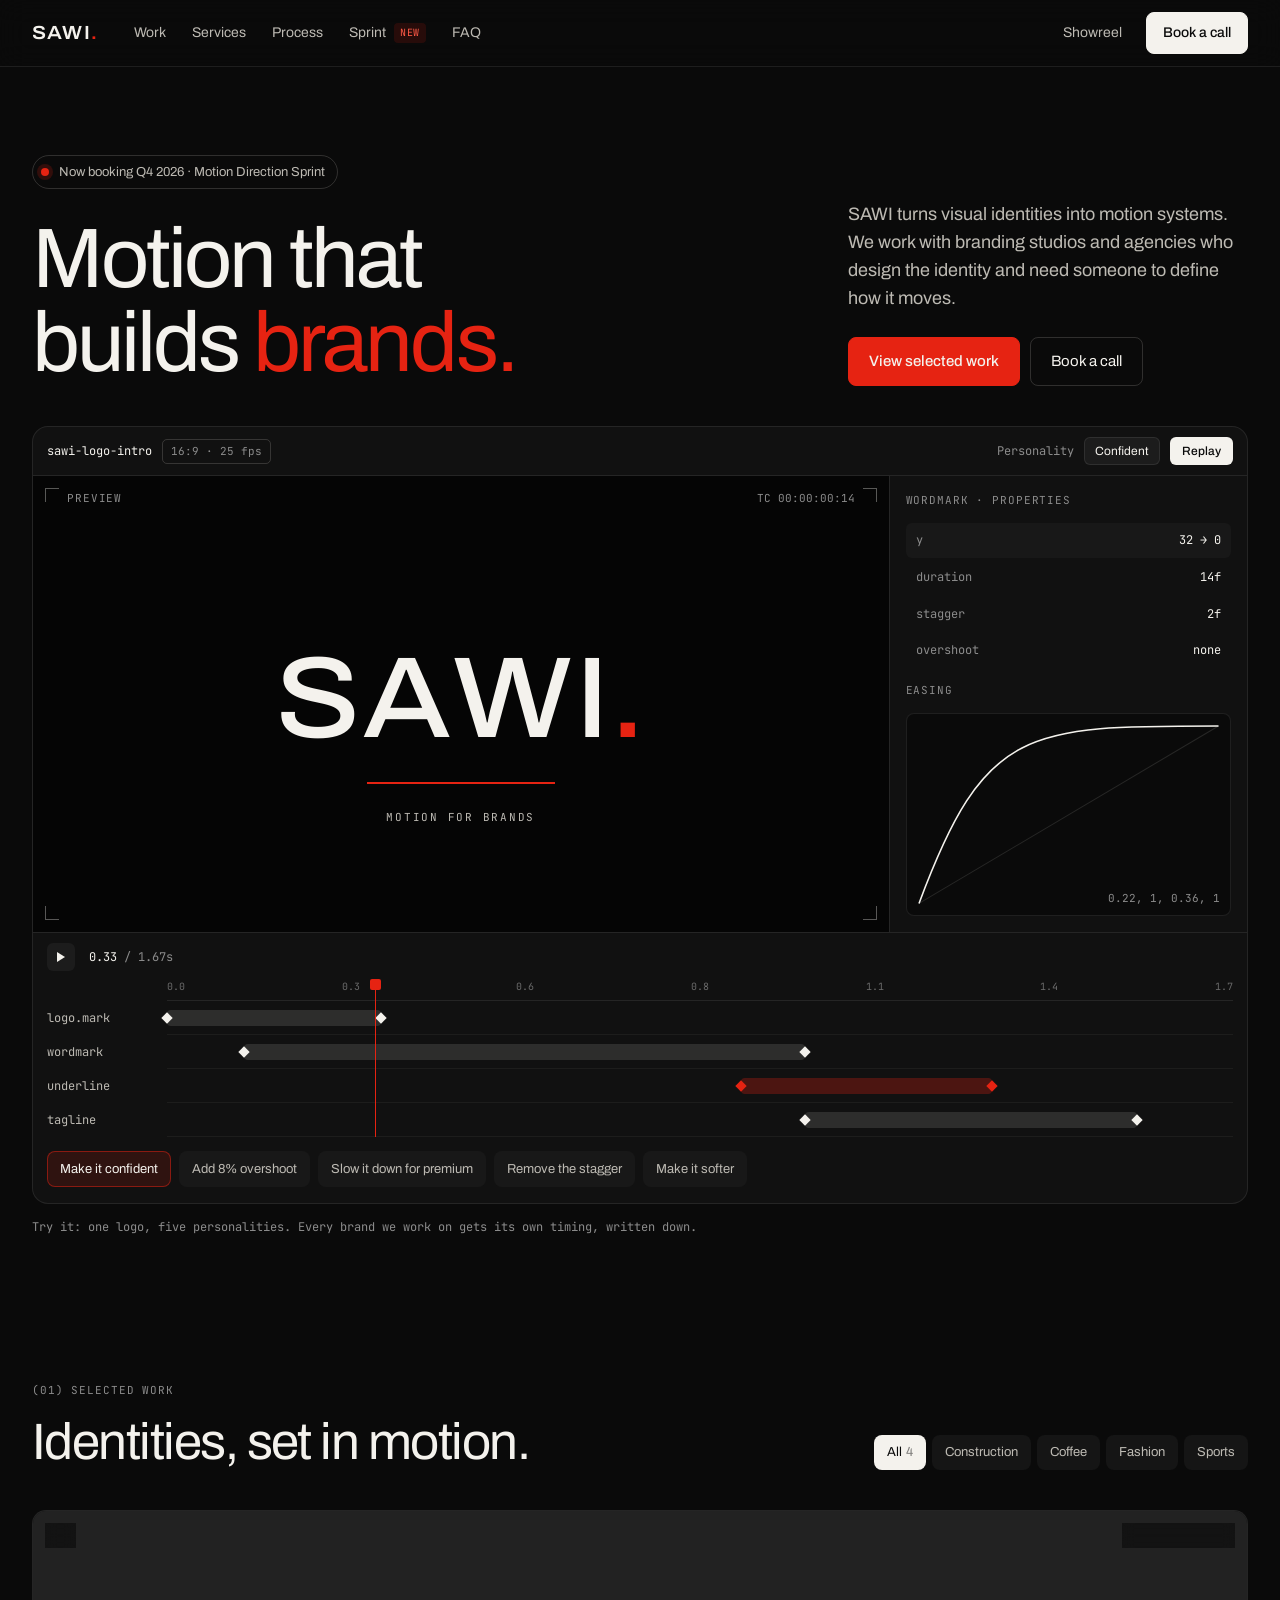
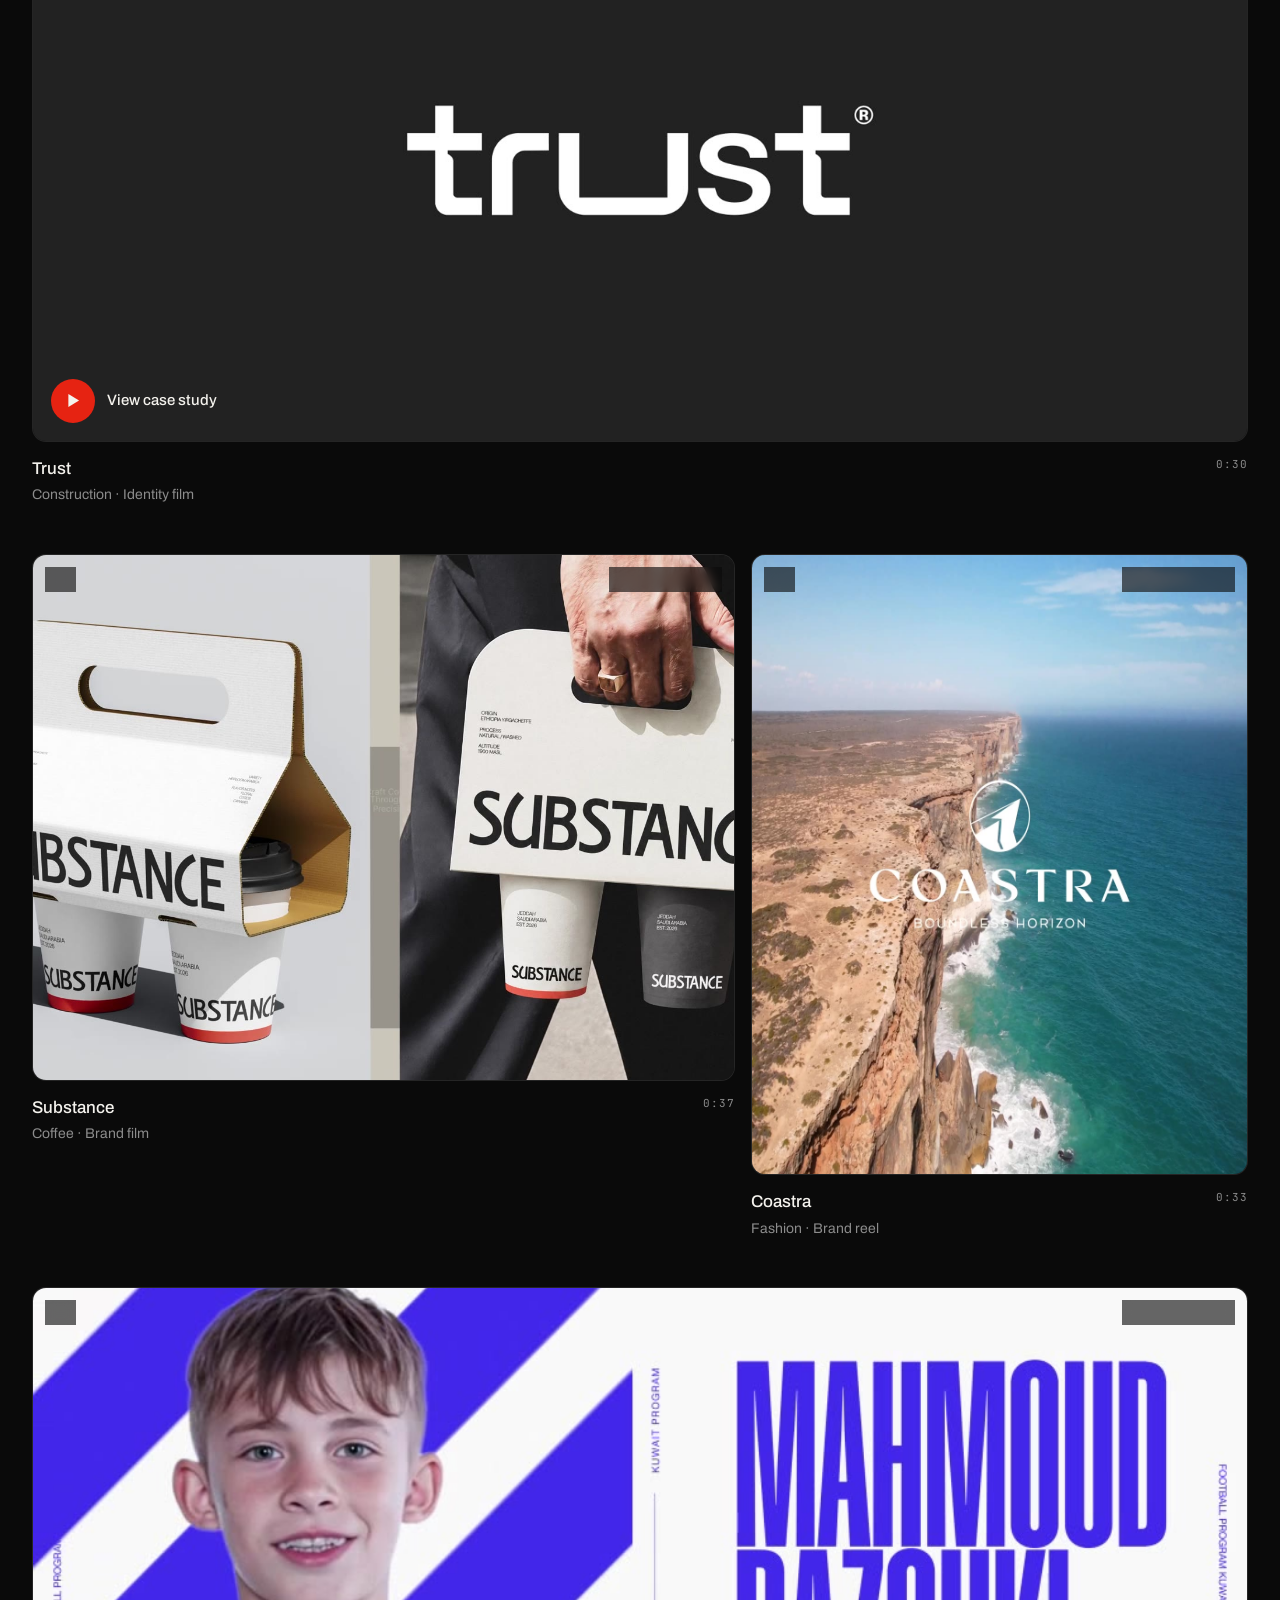
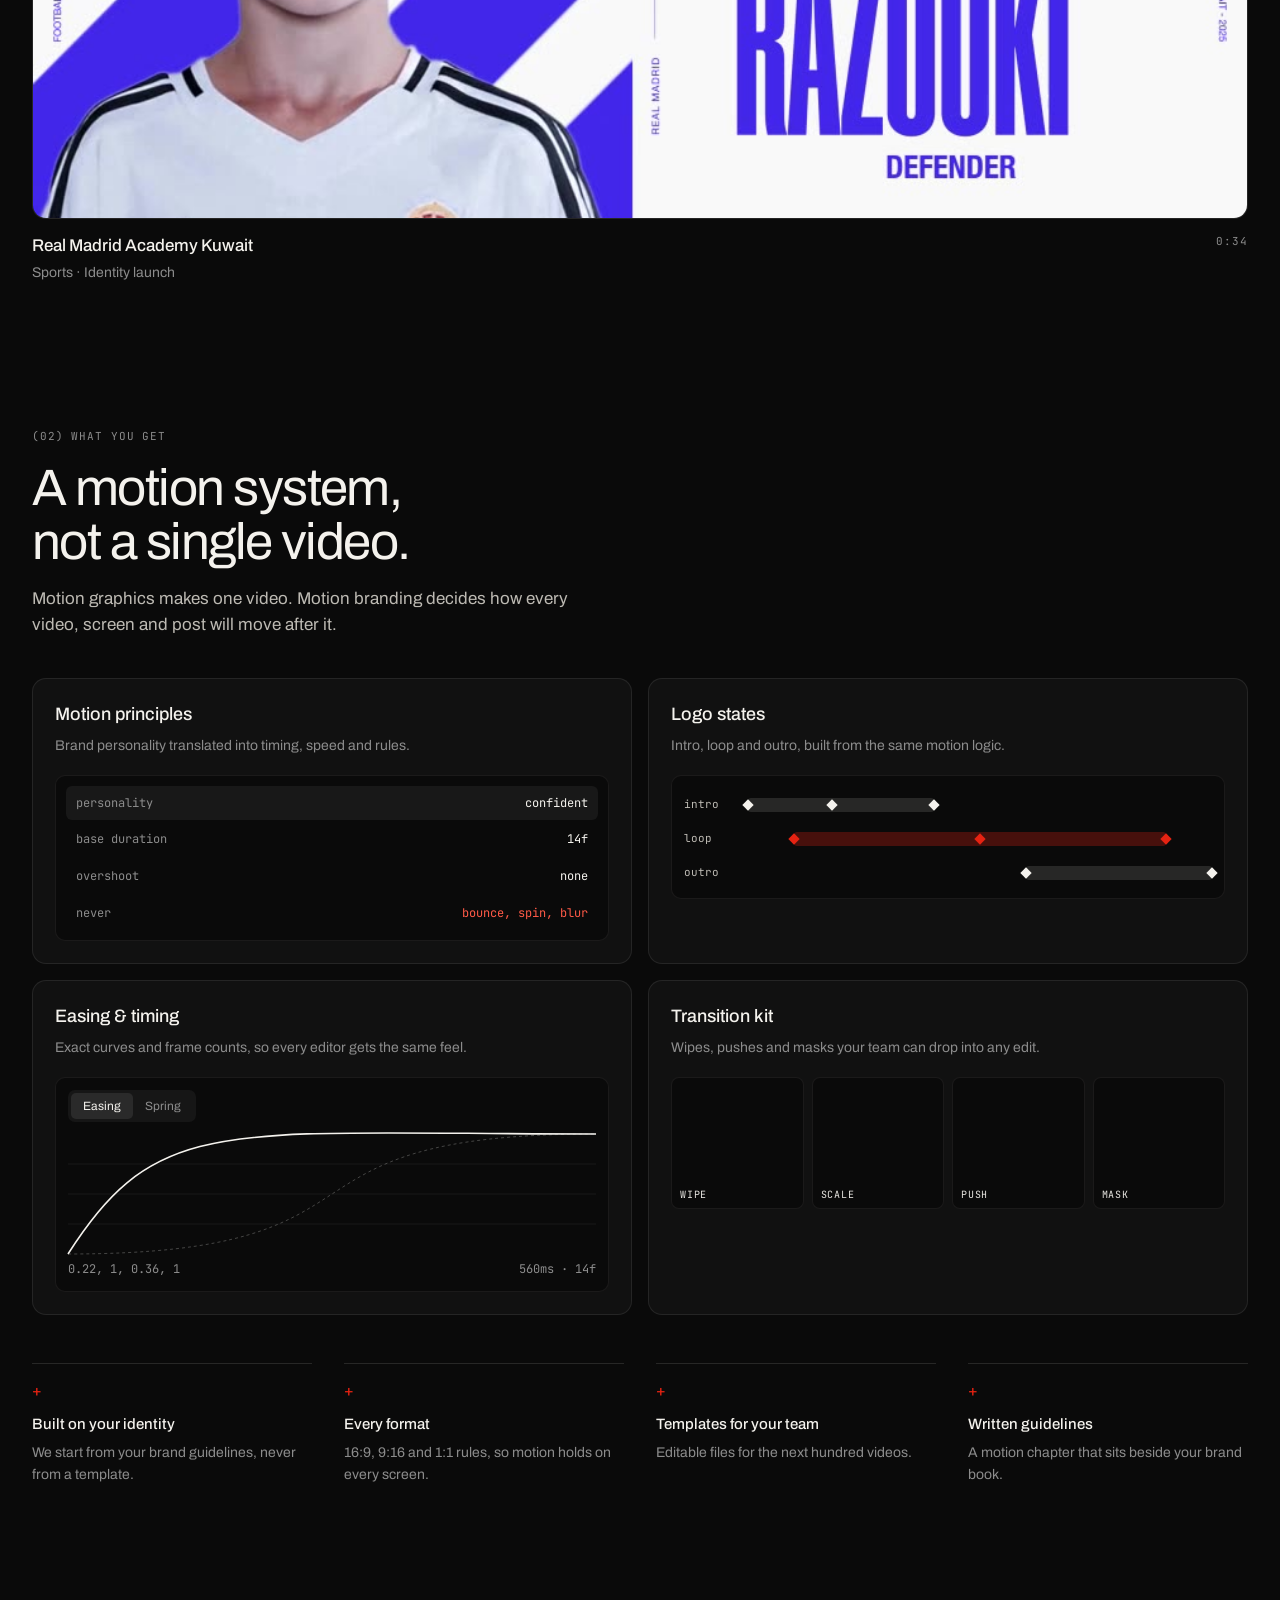
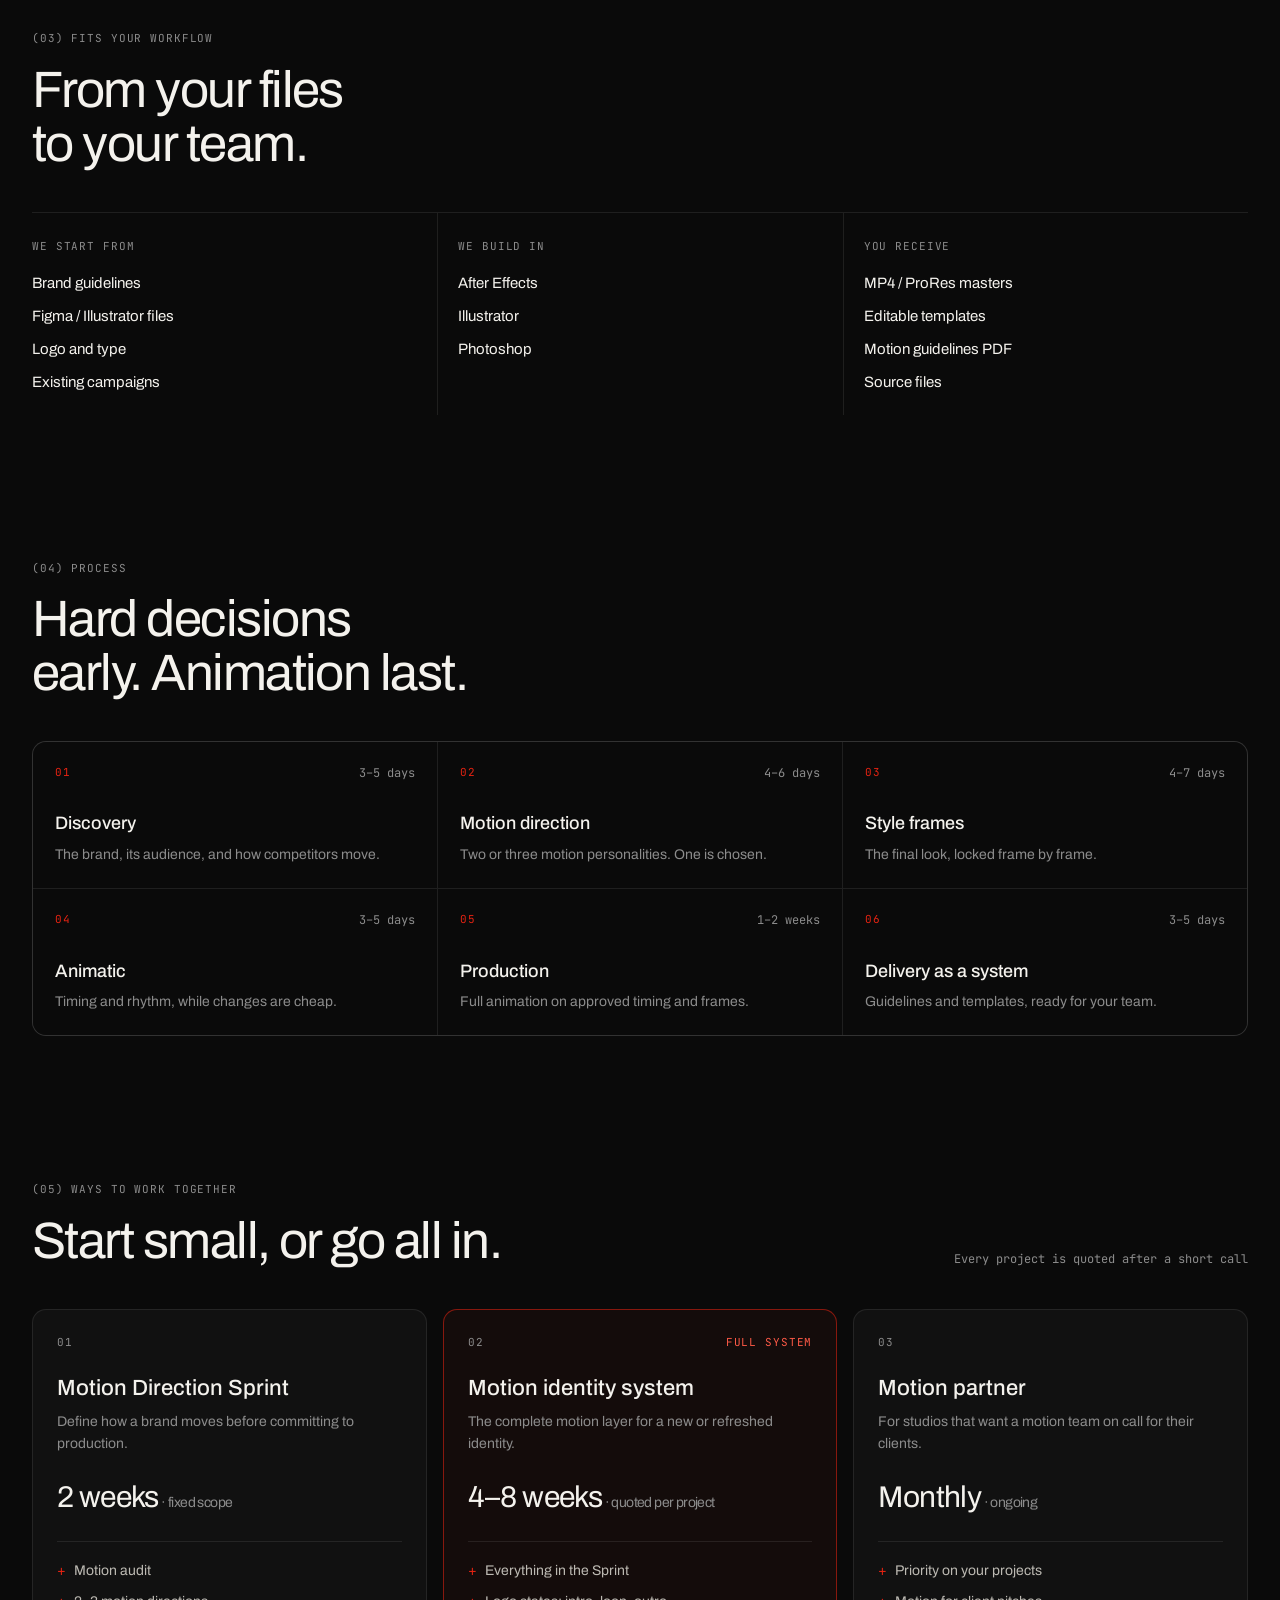
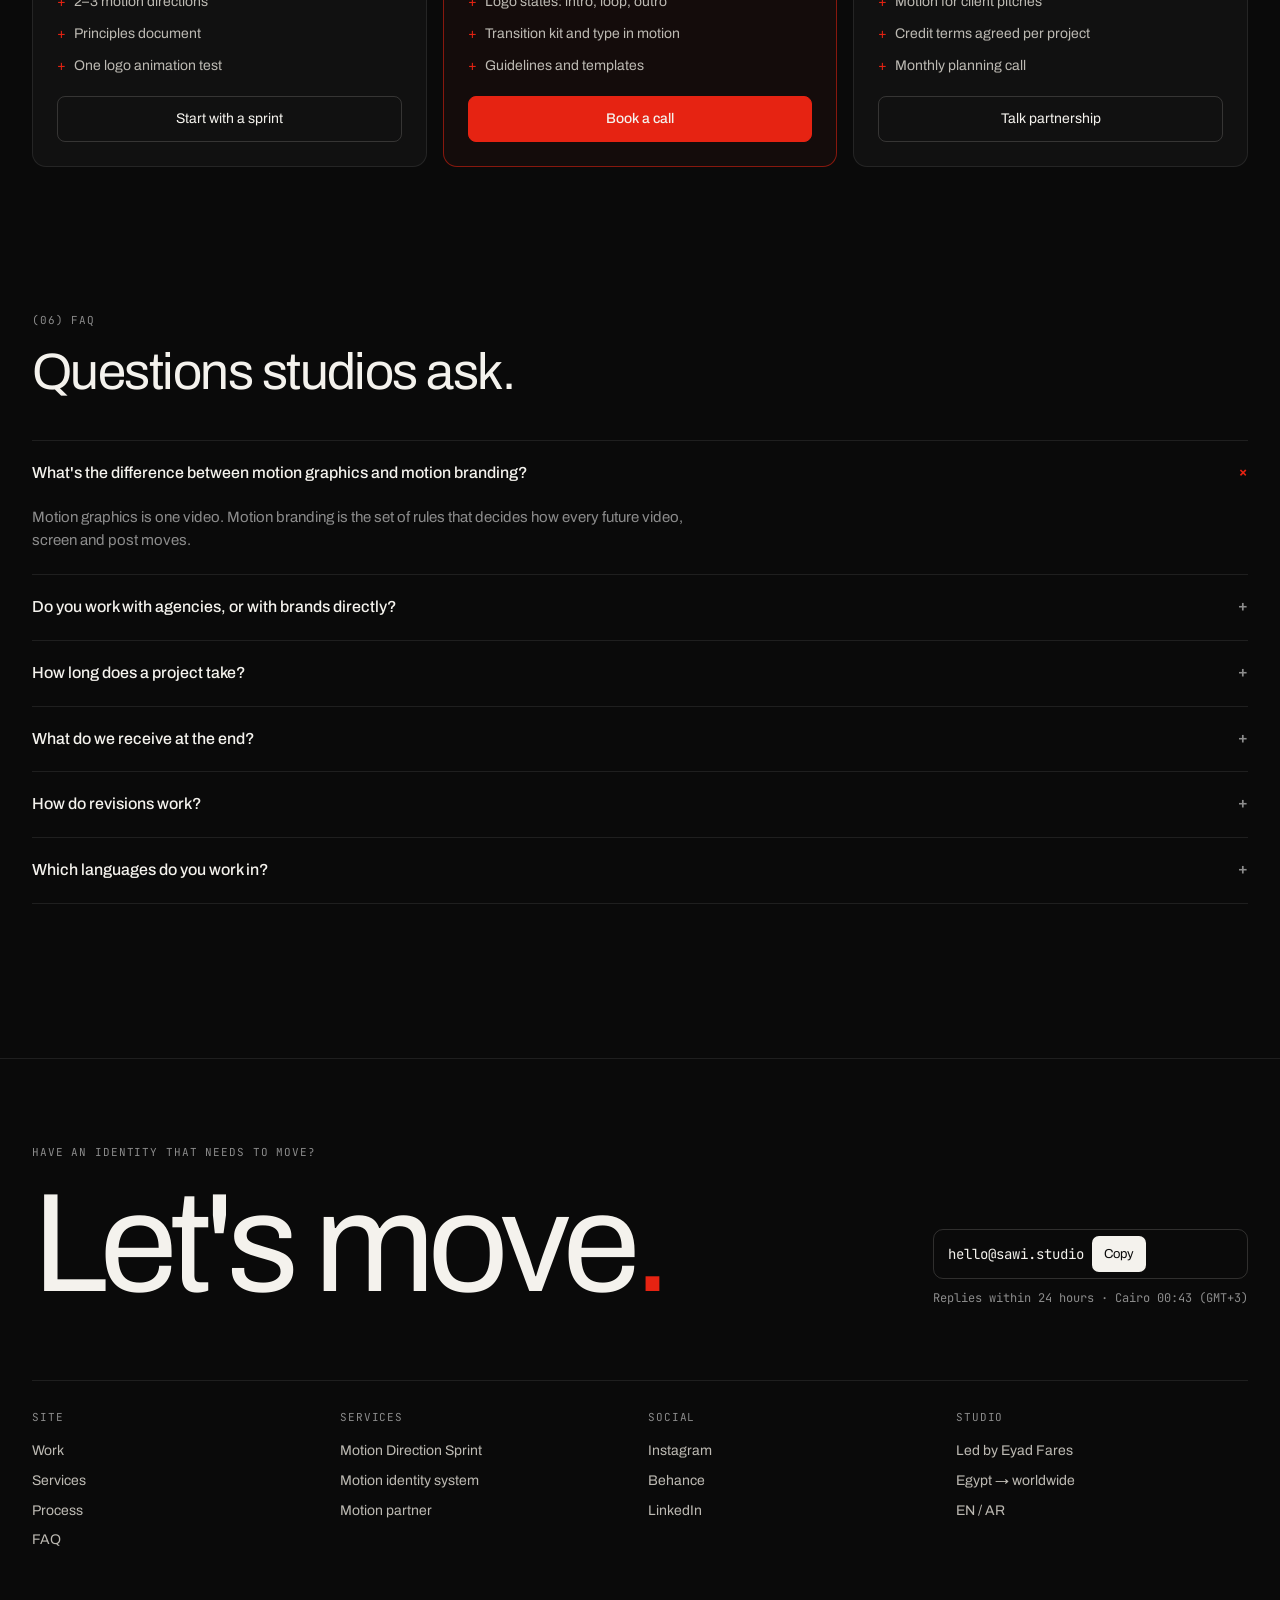
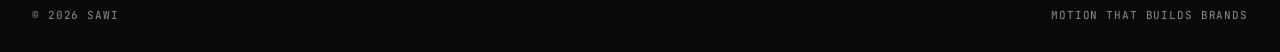
<file: index.html>
<!doctype html>
<html lang="en">
<head>
<meta charset="utf-8">
<meta name="viewport" content="width=device-width, initial-scale=1, viewport-fit=cover">
<title>SAWI — Motion that builds brands</title>
<meta name="description" content="SAWI is a motion branding studio. We turn visual identities into motion systems for branding studios and agencies.">
<meta name="theme-color" content="#0A0A0A">
<meta property="og:title" content="SAWI — Motion that builds brands">
<meta property="og:description" content="Motion identity systems, logo animation and motion guidelines for branding studios and agencies.">
<meta property="og:image" content="assets/media/trust-poster.jpg">
<meta property="og:type" content="website">
<link rel="icon" href="favicon.svg" type="image/svg+xml">
<link rel="preconnect" href="https://fonts.googleapis.com">
<link rel="preconnect" href="https://fonts.gstatic.com" crossorigin>
<link rel="stylesheet" href="https://fonts.googleapis.com/css2?family=Archivo:wdth,wght@100..110,300..600&family=JetBrains+Mono:wght@400;500&display=swap">
<link rel="stylesheet" href="assets/css/style.css">
</head>
<body>

<header class="nav">
  <div class="wrap nav-in">
    <div class="nav-left">
      <a class="logo" href="#top" aria-label="SAWI home">SAWI<span>.</span></a>
      <nav class="nav-links" aria-label="Main">
        <a href="#work">Work</a>
        <a href="#system">Services</a>
        <a href="#process">Process</a>
        <a href="#engage">Sprint<span class="tag-new">NEW</span></a>
        <a href="#faq">FAQ</a>
      </nav>
    </div>
    <div class="nav-right">
      <a class="ghost" href="#work">Showreel</a>
      <a class="btn btn-light btn-sm" href="#contact">Book a call</a>
      <button class="menu-btn" type="button" aria-label="Open menu" aria-expanded="false" aria-controls="mobile-menu">
        <svg width="16" height="10" viewBox="0 0 16 10" aria-hidden="true"><path d="M0 1h16M0 9h16" stroke="#F4F2ED" stroke-width="1.5"/></svg>
      </button>
    </div>
  </div>
</header>
<nav class="mobile-menu" id="mobile-menu" aria-label="Mobile">
  <a href="#work">Work <span class="mono">01</span></a>
  <a href="#system">Services <span class="mono">02</span></a>
  <a href="#process">Process <span class="mono">04</span></a>
  <a href="#engage">Sprint <span class="mono">05</span></a>
  <a href="#faq">FAQ <span class="mono">06</span></a>
  <a href="#contact">Contact <span class="mono">→</span></a>
</nav>

<main id="top" class="wrap">

  <!-- HERO -->
  <section class="hero">
    <div class="hero-l">
      <a class="pill" href="#engage"><span class="dot"></span>Now booking Q4 2026 · Motion Direction Sprint</a>
      <h1 data-split>Motion that builds <span class="red">brands.</span></h1>
    </div>
    <div class="hero-r">
      <p>SAWI turns visual identities into motion systems. We work with branding studios and agencies who design the identity and need someone to define how it moves.</p>
      <div class="actions">
        <a class="btn btn-red" href="#work">View selected work</a>
        <a class="btn" href="#contact">Book a call</a>
      </div>
    </div>
  </section>

  <!-- MOTION EDITOR -->
  <section class="card editor" id="editor" aria-label="Interactive motion editor demo">
    <div class="ed-bar">
      <div class="ed-bar-l"><span class="ed-file">sawi-logo-intro</span><span class="ed-badge">16:9 · 25 fps</span></div>
      <div class="ed-bar-r"><span class="mono-plain">Personality</span><span class="ed-pers" data-pers>Confident</span><button class="ed-apply" type="button">Replay</button></div>
    </div>
    <div class="ed-body">
      <div class="stage">
        <span class="crop tl"></span><span class="crop tr"></span><span class="crop bl"></span><span class="crop br"></span>
        <span class="mono lbl-l">Preview</span><span class="lbl-r">TC 00:00:00:14</span>
        <div class="wordmark" aria-hidden="true"><span>S</span><span>A</span><span>W</span><span>I</span><span class="stop">.</span></div>
        <div class="underline"></div>
        <div class="tagline">Motion for brands</div>
      </div>
      <div class="props">
        <span class="mono">wordmark · properties</span>
        <div class="prop-list">
          <div><span>y</span><span data-p-y>32 → 0</span></div>
          <div><span>duration</span><span data-p-dur>14f</span></div>
          <div><span>stagger</span><span data-p-stag>2f</span></div>
          <div><span>overshoot</span><span data-p-over>none</span></div>
        </div>
        <span class="mono">Easing</span>
        <div class="curve-box">
          <svg viewBox="0 0 160 100" preserveAspectRatio="none" aria-hidden="true">
            <path d="M0 100 L160 0" stroke="rgba(244,242,237,.12)" stroke-width="1" fill="none" vector-effect="non-scaling-stroke"/>
            <path data-curve d="M0 100 C35 0, 58 0, 160 0" stroke="#F4F2ED" stroke-width="1.6" fill="none" vector-effect="non-scaling-stroke" style="transition:d .5s"/>
          </svg>
          <span class="val" data-curve-val>0.22, 1, 0.36, 1</span>
        </div>
      </div>
    </div>
    <div class="timeline">
      <div class="tl-head">
        <button class="tl-play" type="button" aria-label="Replay animation"><svg width="10" height="12" viewBox="0 0 10 12" aria-hidden="true"><path d="M1 1v10l8-5z" fill="#F4F2ED"/></svg></button>
        <span class="tl-time"><b>0.00</b> / <span data-total>1.52</span>s</span>
      </div>
      <div class="tl-grid">
        <div class="tl-names" aria-hidden="true"><span></span><span>logo.mark</span><span>wordmark</span><span>underline</span><span>tagline</span></div>
        <div class="tl-lanes" aria-hidden="true">
          <div class="ruler"><span>0.0</span><span>0.4</span><span>0.8</span><span>1.2</span><span>1.6</span><span>2.0</span><span>2.4</span></div>
          <div class="lane"><div class="clip" data-clip="mark"></div><span class="kf"></span><span class="kf"></span></div>
          <div class="lane"><div class="clip" data-clip="word"></div><span class="kf"></span><span class="kf"></span></div>
          <div class="lane"><div class="clip r" data-clip="line"></div><span class="kf"></span><span class="kf"></span></div>
          <div class="lane"><div class="clip" data-clip="tag"></div><span class="kf"></span><span class="kf"></span></div>
          <div class="playhead"></div>
        </div>
      </div>
      <div class="chips" role="group" aria-label="Try a motion personality">
        <button type="button" class="chip" data-p="confident" aria-pressed="true">Make it confident</button>
        <button type="button" class="chip" data-p="overshoot" aria-pressed="false">Add 8% overshoot</button>
        <button type="button" class="chip" data-p="premium" aria-pressed="false">Slow it down for premium</button>
        <button type="button" class="chip" data-p="nostagger" aria-pressed="false">Remove the stagger</button>
        <button type="button" class="chip" data-p="soft" aria-pressed="false">Make it softer</button>
      </div>
    </div>
  </section>
  <p class="ed-note">Try it: one logo, five personalities. Every brand we work on gets its own timing, written down.</p>

  <!-- WORK -->
  <section id="work" class="section">
    <div class="sec-head">
      <div><span class="mono">(01) Selected work</span><h2 class="sec-title">Identities, set in motion.</h2></div>
      <div class="filters" id="filters" role="group" aria-label="Filter projects"></div>
    </div>
    <div class="work-grid" id="work-grid"></div>
  </section>

  <!-- SYSTEM -->
  <section id="system" class="section">
    <span class="mono">(02) What you get</span>
    <h2 class="sec-title">A motion system, not a single video.</h2>
    <p class="sec-lead" style="margin-bottom:40px">Motion graphics makes one video. Motion branding decides how every video, screen and post will move after it.</p>
    <div class="g2">
      <div class="card bento rv">
        <div><h3>Motion principles</h3><p class="d">Brand personality translated into timing, speed and rules.</p></div>
        <div class="inset prop-list">
          <div><span>personality</span><span>confident</span></div>
          <div><span>base duration</span><span>14f</span></div>
          <div><span>overshoot</span><span>none</span></div>
          <div><span>never</span><span style="color:var(--red-text)">bounce, spin, blur</span></div>
        </div>
      </div>
      <div class="card bento rv">
        <div><h3>Logo states</h3><p class="d">Intro, loop and outro, built from the same motion logic.</p></div>
        <div class="inset" style="padding:12px 12px 8px">
          <div class="mini-row"><span>intro</span><div><div class="clip" style="left:0;width:40%"></div><span class="kf" style="left:0"></span><span class="kf" style="left:18%"></span><span class="kf" style="left:40%"></span></div></div>
          <div class="mini-row"><span>loop</span><div><div class="clip r" style="left:10%;width:80%"></div><span class="kf" style="left:10%;background:var(--red)"></span><span class="kf" style="left:50%;background:var(--red)"></span><span class="kf" style="left:90%;background:var(--red)"></span></div></div>
          <div class="mini-row"><span>outro</span><div><div class="clip" style="left:60%;width:40%"></div><span class="kf" style="left:60%"></span><span class="kf" style="left:100%"></span></div></div>
        </div>
      </div>
      <div class="card bento rv">
        <div><h3>Easing &amp; timing</h3><p class="d">Exact curves and frame counts, so every editor gets the same feel.</p></div>
        <div class="inset" style="padding:12px">
          <div class="tabs" role="tablist"><button type="button" role="tab" aria-selected="true" data-tab="ease">Easing</button><button type="button" role="tab" aria-selected="false" data-tab="spring">Spring</button></div>
          <div style="position:relative;height:120px;margin-top:12px">
            <svg viewBox="0 0 200 100" preserveAspectRatio="none" style="position:absolute;inset:0;width:100%;height:100%;overflow:visible" aria-hidden="true">
              <path d="M0 25H200M0 50H200M0 75H200" stroke="rgba(244,242,237,.06)" stroke-width="1" vector-effect="non-scaling-stroke"/>
              <path id="bento-curve" d="M0 100 C34 -18, 60 0, 200 0" stroke="#F4F2ED" stroke-width="1.6" fill="none" vector-effect="non-scaling-stroke"/>
              <path d="M0 100 C130 100, 70 0, 200 0" stroke="rgba(244,242,237,.25)" stroke-width="1" stroke-dasharray="3 3" fill="none" vector-effect="non-scaling-stroke"/>
            </svg>
          </div>
          <div style="display:flex;justify-content:space-between;margin-top:6px" class="mono-plain"><span id="bento-val">0.22, 1, 0.36, 1</span><span>560ms · 14f</span></div>
        </div>
      </div>
      <div class="card bento rv">
        <div><h3>Transition kit</h3><p class="d">Wipes, pushes and masks your team can drop into any edit.</p></div>
        <div class="g4" style="gap:8px;grid-template-columns:repeat(4,minmax(0,1fr))">
          <div class="trans wipe"><b></b><span class="mono">Wipe</span></div>
          <div class="trans scale"><b></b><span class="mono">Scale</span></div>
          <div class="trans push"><b></b><span class="mono">Push</span></div>
          <div class="trans mask"><b></b><span class="mono">Mask</span></div>
        </div>
      </div>
    </div>
    <div class="g4" style="margin-top:48px;gap:32px">
      <div class="feat rv"><span class="plus">+</span><h3>Built on your identity</h3><p>We start from your brand guidelines, never from a template.</p></div>
      <div class="feat rv"><span class="plus">+</span><h3>Every format</h3><p>16:9, 9:16 and 1:1 rules, so motion holds on every screen.</p></div>
      <div class="feat rv"><span class="plus">+</span><h3>Templates for your team</h3><p>Editable files for the next hundred videos.</p></div>
      <div class="feat rv"><span class="plus">+</span><h3>Written guidelines</h3><p>A motion chapter that sits beside your brand book.</p></div>
    </div>
  </section>

  <!-- PIPELINE -->
  <section class="section">
    <span class="mono">(03) Fits your workflow</span>
    <h2 class="sec-title" style="margin-bottom:40px">From your files to your team.</h2>
    <div class="g3 pipe" style="gap:0">
      <div><span class="mono">We start from</span><ul><li>Brand guidelines</li><li>Figma / Illustrator files</li><li>Logo and type</li><li>Existing campaigns</li></ul></div>
      <div><span class="mono">We build in</span><ul><li>After Effects</li><li>Illustrator</li><li>Photoshop</li></ul></div><!-- TODO: confirm your tools -->
      <div><span class="mono">You receive</span><ul><li>MP4 / ProRes masters</li><li>Editable templates</li><li>Motion guidelines PDF</li><li>Source files</li></ul></div>
    </div>
  </section>

  <!-- PROCESS -->
  <section id="process" class="section">
    <span class="mono">(04) Process</span>
    <h2 class="sec-title" style="margin-bottom:40px">Hard decisions early. Animation last.</h2>
    <div class="g3 process">
      <div class="step"><div class="step-top"><span class="mono red">01</span><span class="mono-plain">3–5 days</span></div><h3>Discovery</h3><p>The brand, its audience, and how competitors move.</p></div>
      <div class="step"><div class="step-top"><span class="mono red">02</span><span class="mono-plain">4–6 days</span></div><h3>Motion direction</h3><p>Two or three motion personalities. One is chosen.</p></div>
      <div class="step"><div class="step-top"><span class="mono red">03</span><span class="mono-plain">4–7 days</span></div><h3>Style frames</h3><p>The final look, locked frame by frame.</p></div>
      <div class="step"><div class="step-top"><span class="mono red">04</span><span class="mono-plain">3–5 days</span></div><h3>Animatic</h3><p>Timing and rhythm, while changes are cheap.</p></div>
      <div class="step"><div class="step-top"><span class="mono red">05</span><span class="mono-plain">1–2 weeks</span></div><h3>Production</h3><p>Full animation on approved timing and frames.</p></div>
      <div class="step"><div class="step-top"><span class="mono red">06</span><span class="mono-plain">3–5 days</span></div><h3>Delivery as a system</h3><p>Guidelines and templates, ready for your team.</p></div>
    </div>
  </section>

  <!-- ENGAGEMENTS -->
  <section id="engage" class="section">
    <div class="sec-head">
      <div><span class="mono">(05) Ways to work together</span><h2 class="sec-title">Start small, or go all in.</h2></div>
      <span class="mono-plain">Every project is quoted after a short call</span>
    </div>
    <div class="g3">
      <div class="card plan rv">
        <span class="mono">01</span>
        <div><h3>Motion Direction Sprint</h3><p class="d">Define how a brand moves before committing to production.</p></div>
        <div class="price">2 weeks<small> · fixed scope</small></div><!-- TODO: add price if you want it public -->
        <ul><li>Motion audit</li><li>2–3 motion directions</li><li>Principles document</li><li>One logo animation test</li></ul>
        <a class="btn" href="#contact">Start with a sprint</a>
      </div>
      <div class="card plan hl rv">
        <div style="display:flex;justify-content:space-between"><span class="mono">02</span><span class="mono" style="color:var(--red-text)">Full system</span></div>
        <div><h3>Motion identity system</h3><p class="d">The complete motion layer for a new or refreshed identity.</p></div>
        <div class="price">4–8 weeks<small> · quoted per project</small></div>
        <ul><li>Everything in the Sprint</li><li>Logo states: intro, loop, outro</li><li>Transition kit and type in motion</li><li>Guidelines and templates</li></ul>
        <a class="btn btn-red" href="#contact">Book a call</a>
      </div>
      <div class="card plan rv">
        <span class="mono">03</span>
        <div><h3>Motion partner</h3><p class="d">For studios that want a motion team on call for their clients.</p></div>
        <div class="price">Monthly<small> · ongoing</small></div>
        <ul><li>Priority on your projects</li><li>Motion for client pitches</li><li>Credit terms agreed per project</li><li>Monthly planning call</li></ul>
        <a class="btn" href="#contact">Talk partnership</a>
      </div>
    </div>
  </section>

  <!-- FAQ -->
  <section id="faq" class="section">
    <span class="mono">(06) FAQ</span>
    <h2 class="sec-title" style="margin-bottom:40px">Questions studios ask.</h2>
    <div class="faq">
      <details open><summary>What's the difference between motion graphics and motion branding?<i>+</i></summary><p>Motion graphics is one video. Motion branding is the set of rules that decides how every future video, screen and post moves.</p></details>
      <details><summary>Do you work with agencies, or with brands directly?<i>+</i></summary><p>Mostly with branding studios and agencies, as their motion partner. You own the identity and the client; we define how it moves.</p></details>
      <details><summary>How long does a project take?<i>+</i></summary><p>A sprint takes two weeks. A full motion identity system usually takes four to eight weeks, depending on scope.</p></details>
      <details><summary>What do we receive at the end?<i>+</i></summary><p>Final films, logo states, a transition kit, editable templates and a written motion guideline your team can follow.</p></details>
      <details><summary>How do revisions work?<i>+</i></summary><p>Each stage ends with a written sign-off, so changes happen while they are still cheap, not during final animation.</p></details>
      <details><summary>Which languages do you work in?<i>+</i></summary><p>English and Arabic, including Arabic type in motion.</p></details>
    </div>
  </section>
</main>

<!-- FOOTER -->
<footer id="contact" class="footer">
  <div class="wrap">
    <div class="f-top">
      <div><span class="mono">Have an identity that needs to move?</span><p class="f-big">Let's move<span>.</span></p></div>
      <div style="display:flex;flex-direction:column;gap:10px;min-width:0">
        <div class="email-box"><a data-email href="#">hello@sawi.studio</a><button type="button" data-copy-email>Copy</button></div>
        <span class="mono-plain">Replies within 24 hours · Cairo <span data-clock>--:--</span> (GMT+3)</span>
      </div>
    </div>
    <div class="g4 f-cols">
      <div><span class="mono">Site</span><a href="#work">Work</a><a href="#system">Services</a><a href="#process">Process</a><a href="#faq">FAQ</a></div>
      <div><span class="mono">Services</span><span>Motion Direction Sprint</span><span>Motion identity system</span><span>Motion partner</span></div>
      <div><span class="mono">Social</span><a data-link="instagram" href="#" target="_blank" rel="noopener">Instagram</a><a data-link="behance" href="#" target="_blank" rel="noopener">Behance</a><a data-link="linkedin" href="#" target="_blank" rel="noopener">LinkedIn</a></div>
      <div><span class="mono">Studio</span><span>Led by Eyad Fares</span><span>Egypt → worldwide</span><span>EN / AR</span></div>
    </div>
    <div class="f-bottom"><span class="mono">© <span data-year>2026</span> SAWI</span><span class="mono">Motion that builds brands</span></div>
  </div>
</footer>

<script src="assets/js/content.js"></script>
<script src="assets/js/main.js"></script>
<script>
/* Easing / Spring tabs in the bento card */
(function(){
  var tabs=document.querySelectorAll('[data-tab]'),c=document.getElementById('bento-curve'),v=document.getElementById('bento-val');
  tabs.forEach(function(t){t.addEventListener('click',function(){
    tabs.forEach(function(x){x.setAttribute('aria-selected',x===t)});
    if(t.dataset.tab==='spring'){c.setAttribute('d','M0 100 C20 -40, 40 10, 60 -6 S100 2, 120 0 S170 0, 200 0');v.textContent='stiffness 220 · damping 18';}
    else{c.setAttribute('d','M0 100 C34 -18, 60 0, 200 0');v.textContent='0.22, 1, 0.36, 1';}
  })});
})();
</script>
</body>
</html>
</file>
<file: assets/css/style.css>
/* ==========================================================================
   SAWI — site styles
   Black ground, white type, red as the only brand hint.
   ========================================================================== */
:root{
  --bg:#0A0A0A;
  --surface:#111111;
  --surface-2:#181818;
  --stage:#050505;
  --fg:#F4F2ED;
  --fg-2:#BDBAB3;
  --muted:#8C8C8C;
  --faint:#6A6A6A;
  --line:rgba(244,242,237,.09);
  --line-2:rgba(244,242,237,.16);
  --red:#E62312;
  --red-text:#FF5A47;
  --red-tint:rgba(230,35,18,.14);
  --red-edge:rgba(230,35,18,.5);

  --sans:"Archivo","Helvetica Neue",Arial,sans-serif;
  --mono:"JetBrains Mono",ui-monospace,Menlo,Consolas,monospace;

  --max:1280px;
  --gut:clamp(16px,3vw,32px);
  --radius:14px;
  --ease:cubic-bezier(.22,1,.36,1);
  color-scheme:dark;
}

*,*::before,*::after{box-sizing:border-box}
html{scroll-behavior:smooth;-webkit-text-size-adjust:100%}
body{margin:0;background:var(--bg);color:var(--fg);font-family:var(--sans);font-size:16px;line-height:1.55;-webkit-font-smoothing:antialiased;text-rendering:optimizeLegibility}
img,video{display:block;max-width:100%}
a{color:inherit;text-decoration:none}
button{font:inherit;color:inherit;cursor:pointer}
h1,h2,h3,p{margin:0}
h1,h2{text-wrap:balance}
:focus-visible{outline:2px solid var(--red);outline-offset:3px;border-radius:4px}
::selection{background:var(--red);color:var(--fg)}

.wrap{max-width:var(--max);margin:0 auto;padding-inline:var(--gut)}
.mono{font-family:var(--mono);font-size:11px;letter-spacing:.08em;text-transform:uppercase;color:var(--muted)}
.mono-plain{font-family:var(--mono);font-size:12px;color:var(--muted)}
.red{color:var(--red)}
.card{background:var(--surface);border:1px solid var(--line);border-radius:var(--radius)}
.sr-only{position:absolute;width:1px;height:1px;overflow:hidden;clip:rect(0 0 0 0);white-space:nowrap}

/* Buttons */
.btn{display:inline-flex;align-items:center;justify-content:center;gap:8px;font-size:15px;padding:12px 20px;border-radius:8px;border:1px solid var(--line-2);background:transparent;transition:background .25s,border-color .25s,color .25s,transform .25s var(--ease)}
.btn:hover{border-color:var(--fg)}
.btn:active{transform:scale(.98)}
.btn-red{background:var(--red);border-color:var(--red);font-weight:500}
.btn-red:hover{background:#F23A28;border-color:#F23A28}
.btn-light{background:var(--fg);color:var(--bg);border-color:var(--fg);font-weight:500}
.btn-light:hover{background:#fff}
.btn-sm{font-size:14px;padding:9px 16px}

/* ---------- NAV ---------- */
.nav{position:sticky;top:env(safe-area-inset-top,0px);z-index:50;background:rgba(10,10,10,.8);backdrop-filter:blur(14px);-webkit-backdrop-filter:blur(14px);border-bottom:1px solid var(--line)}
.nav-in{display:flex;align-items:center;justify-content:space-between;gap:20px;padding-block:12px}
.nav-left{display:flex;align-items:center;gap:36px}
.logo{font-weight:600;font-stretch:110%;font-size:19px;letter-spacing:1.2px}
.logo span{color:var(--red)}
.nav-links{display:flex;gap:26px;font-size:14px}
.nav-links a{color:var(--fg-2);transition:color .2s;display:flex;align-items:center;gap:8px}
.nav-links a:hover{color:var(--fg)}
.tag-new{font-family:var(--mono);font-size:10px;letter-spacing:.06em;padding:2px 6px;border-radius:4px;background:var(--red-tint);color:var(--red-text)}
.nav-right{display:flex;gap:10px;align-items:center}
.nav-right .ghost{font-size:14px;padding:9px 14px;color:var(--fg-2)}
.nav-right .ghost:hover{color:var(--fg)}
.menu-btn{display:none;width:44px;height:44px;border-radius:8px;border:1px solid var(--line-2);background:transparent;place-items:center}
.menu-btn svg{display:block}
.mobile-menu{display:none}
@media(max-width:820px){
  .nav-links,.nav-right .ghost{display:none}
  .menu-btn{display:grid}
  .mobile-menu{display:block;position:fixed;inset:0;top:calc(env(safe-area-inset-top,0px) + 69px);background:var(--bg);z-index:49;padding:24px var(--gut);transform:translateY(-8px);opacity:0;visibility:hidden;transition:opacity .3s,transform .4s var(--ease),visibility .3s}
  .mobile-menu.open{opacity:1;transform:none;visibility:visible}
  .mobile-menu a{display:flex;justify-content:space-between;padding:18px 0;border-bottom:1px solid var(--line);font-size:28px;letter-spacing:-.02em}
}

/* ---------- HERO ---------- */
.hero{display:flex;flex-wrap:wrap;gap:32px 64px;align-items:flex-end;justify-content:space-between;padding-block:clamp(56px,8vw,88px) 40px}
.hero-l{flex:1 1 560px;min-width:0}
.hero-r{flex:0 1 400px;min-width:0}
.pill{display:inline-flex;align-items:center;gap:10px;padding:6px 12px 6px 8px;border:1px solid var(--line-2);border-radius:999px;font-size:13px;color:var(--fg-2);transition:border-color .2s}
.pill:hover{border-color:var(--fg-2)}
.dot{width:8px;height:8px;border-radius:50%;background:var(--red);box-shadow:0 0 0 4px rgba(230,35,18,.18);animation:pulse 2.4s ease-in-out infinite}
@keyframes pulse{50%{box-shadow:0 0 0 7px rgba(230,35,18,0)}}
.hero h1{margin-top:28px;font-weight:400;font-size:clamp(44px,6.6vw,88px);line-height:1;letter-spacing:-.035em;max-width:12ch}
.hero p{font-size:18px;color:var(--fg-2)}
.hero .actions{display:flex;gap:10px;margin-top:24px;flex-wrap:wrap}
.h-word{display:inline-block;overflow:hidden;vertical-align:top;padding-bottom:.08em;margin-bottom:-.08em}
.h-word>span{display:inline-block;transform:translateY(105%);animation:rise 1s var(--ease) forwards}
@keyframes rise{to{transform:none}}

/* ---------- EDITOR ---------- */
.editor{overflow:hidden;border-radius:16px}
.ed-bar{display:flex;justify-content:space-between;align-items:center;gap:12px;padding:10px 14px;border-bottom:1px solid var(--line);flex-wrap:wrap}
.ed-bar-l,.ed-bar-r{display:flex;align-items:center;gap:10px}
.ed-file{font-family:var(--mono);font-size:12px}
.ed-badge{font-family:var(--mono);font-size:11px;color:var(--muted);padding:3px 8px;border:1px solid var(--line-2);border-radius:5px}
.ed-pers{font-size:12px;padding:4px 10px;border-radius:6px;background:#1C1C1C;border:1px solid var(--line)}
.ed-apply{font-size:12px;font-weight:500;padding:5px 12px;border-radius:6px;background:var(--fg);color:var(--bg);border:0}
.ed-body{display:flex;flex-wrap:wrap}
.stage{flex:3 1 560px;min-width:0;position:relative;aspect-ratio:16/8;background:var(--stage);overflow:hidden}
.stage .crop{position:absolute;width:14px;height:14px;border-color:rgba(244,242,237,.35);border-style:solid;border-width:0}
.crop.tl{left:12px;top:12px;border-left-width:1px;border-top-width:1px}
.crop.tr{right:12px;top:12px;border-right-width:1px;border-top-width:1px}
.crop.bl{left:12px;bottom:12px;border-left-width:1px;border-bottom-width:1px}
.crop.br{right:12px;bottom:12px;border-right-width:1px;border-bottom-width:1px}
.stage .lbl-l{position:absolute;left:34px;top:14px}
.stage .lbl-r{position:absolute;right:34px;top:14px;font-family:var(--mono);font-size:11px;color:var(--muted)}
.wordmark{position:absolute;left:50%;top:50%;transform:translate(-50%,-55%);display:flex;align-items:baseline;font-weight:500;font-stretch:110%;font-size:clamp(52px,9vw,120px);letter-spacing:.02em;line-height:1}
.wordmark span{display:inline-block;will-change:transform,opacity}
.wordmark .stop{color:var(--red)}
.underline{position:absolute;left:39%;top:67%;width:22%;height:2px;background:var(--red);transform-origin:left;will-change:transform}
.tagline{position:absolute;left:0;right:0;top:73%;text-align:center;font-family:var(--mono);font-size:11px;letter-spacing:.16em;text-transform:uppercase;color:var(--fg-2)}
.props{flex:1 1 260px;min-width:0;border-left:1px solid var(--line);padding:16px;display:flex;flex-direction:column;gap:14px}
.prop-list{display:flex;flex-direction:column;gap:2px;font-family:var(--mono);font-size:12px}
.prop-list div{display:flex;justify-content:space-between;padding:8px 10px;border-radius:6px}
.prop-list div:first-child{background:var(--surface-2)}
.prop-list span:first-child{color:var(--muted)}
.curve-box{position:relative;aspect-ratio:1.6;border-radius:8px;background:var(--bg);border:1px solid var(--line)}
.curve-box svg{position:absolute;inset:12px;width:calc(100% - 24px);height:calc(100% - 24px);overflow:visible}
.curve-box .val{position:absolute;right:10px;bottom:8px;font-family:var(--mono);font-size:11px;color:var(--muted)}
@media(max-width:900px){.props{display:none}}

.timeline{border-top:1px solid var(--line);padding:10px 14px 16px}
.tl-head{display:flex;align-items:center;gap:14px;padding-bottom:8px}
.tl-play{width:28px;height:28px;border-radius:6px;background:#1C1C1C;border:0;display:grid;place-items:center}
.tl-time{font-family:var(--mono);font-size:12px;color:var(--muted)}
.tl-time b{font-weight:400;color:var(--fg)}
.tl-grid{display:flex}
.tl-names{width:120px;flex:0 0 120px;font-family:var(--mono);font-size:12px;color:var(--fg-2)}
.tl-names span{height:34px;display:flex;align-items:center}
.tl-names span:first-child{height:22px}
.tl-lanes{flex:1;min-width:0;position:relative}
.ruler{height:22px;display:flex;justify-content:space-between;font-family:var(--mono);font-size:10px;color:var(--faint);border-bottom:1px solid var(--line)}
.lane{height:34px;position:relative;border-bottom:1px solid rgba(244,242,237,.05)}
.lane:last-child{border-bottom:0}
.clip{position:absolute;top:9px;height:16px;border-radius:4px;background:rgba(244,242,237,.12);transition:left .5s var(--ease),width .5s var(--ease)}
.clip.r{background:rgba(230,35,18,.28)}
.kf{position:absolute;top:50%;width:8px;height:8px;margin:-4px 0 0 -4px;transform:rotate(45deg);background:var(--fg);transition:left .5s var(--ease)}
.clip.r ~ .kf{background:var(--red)}
.playhead{position:absolute;top:0;bottom:0;left:0;width:1px;background:var(--red);pointer-events:none}
.playhead::before{content:"";position:absolute;left:-5px;top:0;width:11px;height:11px;border-radius:2px;background:var(--red)}
@media(max-width:600px){.tl-names{width:84px;flex-basis:84px;font-size:11px}}

.chips{display:flex;gap:8px;flex-wrap:wrap;margin-top:14px}
.chip{font-size:13px;padding:7px 12px;border-radius:8px;background:var(--surface-2);color:var(--fg-2);border:1px solid transparent;transition:background .2s,color .2s,border-color .2s}
.chip:hover{color:var(--fg)}
.chip[aria-pressed="true"]{background:var(--red-tint);border-color:var(--red-edge);color:var(--fg)}
.ed-note{margin-top:14px;font-family:var(--mono);font-size:12px;color:var(--muted)}

/* ---------- SECTIONS ---------- */
.section{padding-top:clamp(96px,11vw,140px)}
.sec-head{display:flex;justify-content:space-between;align-items:flex-end;gap:24px;flex-wrap:wrap;margin-bottom:40px}
.sec-title{margin-top:14px;font-weight:400;font-size:clamp(32px,4vw,52px);line-height:1.05;letter-spacing:-.03em;max-width:18ch}
.sec-lead{margin-top:16px;max-width:34em;color:var(--fg-2);font-size:17px}

/* Work */
.filters{display:flex;gap:6px;flex-wrap:wrap}
.filter{font-size:13px;padding:7px 13px;border-radius:8px;background:#151515;color:var(--fg-2);border:0;transition:background .2s,color .2s}
.filter:hover{color:var(--fg)}
.filter[aria-pressed="true"]{background:var(--fg);color:var(--bg)}
.filter .n{opacity:.5;margin-left:4px}
.work-grid{display:grid;grid-template-columns:repeat(12,minmax(0,1fr));gap:48px 16px;align-items:start}
.w-item{display:flex;flex-direction:column;gap:14px;min-width:0}
.w-item.s12{grid-column:span 12}.w-item.s7{grid-column:span 7}.w-item.s5{grid-column:span 5}.w-item.s6{grid-column:span 6}
.w-media{position:relative;overflow:hidden;border-radius:var(--radius);background:var(--surface);border:1px solid var(--line)}
.w-media video,.w-media img{position:absolute;inset:0;width:100%;height:100%;object-fit:cover;transition:transform 1.1s var(--ease)}
.w-item:hover .w-media video,.w-item:hover .w-media img{transform:scale(1.03)}
.w-chip{position:absolute;top:12px;padding:4px 8px;border-radius:6px;background:rgba(10,10,10,.62);backdrop-filter:blur(6px);-webkit-backdrop-filter:blur(6px);font-family:var(--mono);font-size:11px;letter-spacing:.04em;z-index:2}
.w-chip.l{left:12px}.w-chip.r{right:12px}
.w-cta{position:absolute;left:18px;bottom:18px;display:flex;align-items:center;gap:12px;font-size:15px;font-weight:500;z-index:2;opacity:0;transform:translateY(8px);transition:opacity .35s,transform .45s var(--ease)}
.w-cta i{width:44px;height:44px;border-radius:50%;background:var(--red);display:grid;place-items:center}
.w-item:hover .w-cta,.w-item:focus-visible .w-cta{opacity:1;transform:none}
.w-item.featured .w-cta{opacity:1;transform:none}
.w-meta{display:flex;justify-content:space-between;gap:16px}
.w-meta h3{font-weight:500;font-size:17px}
.w-meta p{margin-top:2px;color:var(--muted);font-size:14px}
.w-item[hidden]{display:none}
@media(max-width:760px){.w-item.s7,.w-item.s5,.w-item.s6{grid-column:span 12}.w-media{aspect-ratio:16/10!important}.w-media.tall{aspect-ratio:4/5!important}.w-cta{opacity:1;transform:none}}

/* Bento */
.g2{display:grid;grid-template-columns:repeat(2,minmax(0,1fr));gap:16px}
.g3{display:grid;grid-template-columns:repeat(3,minmax(0,1fr));gap:16px}
.g4{display:grid;grid-template-columns:repeat(4,minmax(0,1fr));gap:16px}
@media(max-width:900px){.g3,.g4{grid-template-columns:repeat(2,minmax(0,1fr))}}
@media(max-width:640px){.g2,.g3,.g4{grid-template-columns:minmax(0,1fr)}}
.bento{padding:22px;display:flex;flex-direction:column;gap:18px;transition:border-color .3s}
.bento:hover{border-color:var(--line-2)}
.bento h3{font-weight:500;font-size:18px}
.bento .d{margin-top:6px;color:var(--muted);font-size:14px}
.inset{background:var(--bg);border:1px solid rgba(244,242,237,.07);border-radius:10px;padding:10px}
.mini-row{display:flex;align-items:center;height:34px;font-family:var(--mono);font-size:11px;color:var(--fg-2)}
.mini-row>span{width:64px}
.mini-row>div{flex:1;position:relative;height:100%}
.mini-row .clip{top:10px;height:14px;border-radius:3px}
.tabs{display:inline-flex;padding:3px;border-radius:7px;background:#161616;font-size:12px}
.tabs button{padding:4px 12px;border-radius:5px;border:0;background:transparent;color:var(--muted)}
.tabs button[aria-selected="true"]{background:#2A2A2A;color:var(--fg)}
.trans{aspect-ratio:1;border-radius:8px;background:var(--bg);border:1px solid rgba(244,242,237,.07);position:relative;overflow:hidden}
.trans b{position:absolute;background:var(--fg)}
.trans .mono{position:absolute;left:8px;bottom:6px;font-size:10px;mix-blend-mode:difference;color:var(--fg)}
.trans.wipe b{left:0;top:0;bottom:0;width:0;animation:wipe 2.6s var(--ease) infinite}
.trans.scale b{left:50%;top:50%;width:40%;height:40%;background:var(--red);transform:translate(-50%,-50%) scale(0);animation:scl 2.6s var(--ease) infinite .3s}
.trans.push b{left:0;right:0;top:0;height:0;animation:push 2.6s var(--ease) infinite .6s}
.trans.mask b{left:50%;top:50%;width:60%;aspect-ratio:1;border-radius:50%;background:transparent;border:1px solid var(--fg);transform:translate(-50%,-50%) scale(0);animation:scl 2.6s var(--ease) infinite .9s}
@keyframes wipe{0%{width:0}45%,70%{width:55%}100%{width:100%;opacity:0}}
@keyframes scl{0%{transform:translate(-50%,-50%) scale(0)}45%,70%{transform:translate(-50%,-50%) scale(1)}100%{transform:translate(-50%,-50%) scale(1.6);opacity:0}}
@keyframes push{0%{height:0}45%,70%{height:45%}100%{height:100%;opacity:0}}
.feat{border-top:1px solid rgba(244,242,237,.12);padding-top:16px}
.feat .plus{color:var(--red);font-family:var(--mono)}
.feat h3{margin:8px 0 6px;font-weight:500;font-size:15px}
.feat p{color:var(--muted);font-size:14px}

/* Pipeline */
.pipe{border-top:1px solid var(--line)}
.pipe>div{padding:20px 20px 20px 0}
.pipe>div+div{padding-left:20px;border-left:1px solid var(--line)}
.pipe ul{list-style:none;margin:14px 0 0;padding:0;display:flex;flex-direction:column;gap:10px;font-size:15px}
@media(max-width:900px){.pipe>div{padding:20px 0!important;border-left:0!important;border-bottom:1px solid var(--line)}}

/* Process */
.process{gap:1px;background:var(--line);border:1px solid var(--line);border-radius:var(--radius);overflow:hidden}
.step{background:var(--bg);padding:22px;transition:background .3s}
.step:hover{background:#0E0E0E}
.step-top{display:flex;justify-content:space-between}
.step h3{margin:28px 0 6px;font-weight:500;font-size:18px}
.step p{color:var(--muted);font-size:14px}

/* Engagements */
.plan{padding:24px;display:flex;flex-direction:column;gap:20px}
.plan.hl{border-color:rgba(230,35,18,.55);background:#140C0B}
.plan h3{font-weight:500;font-size:22px}
.plan .d{margin-top:6px;color:var(--muted);font-size:14px}
.price{font-size:30px;letter-spacing:-.02em}
.price small{font-size:14px;color:var(--muted)}
.plan ul{list-style:none;margin:0;padding:18px 0 0;border-top:1px solid var(--line);display:flex;flex-direction:column;gap:10px;font-size:14px;color:var(--fg-2)}
.plan li::before{content:"+";color:var(--red);margin-right:8px}
.plan .btn{margin-top:auto;font-size:14px;padding:11px}

/* FAQ */
.faq{border-top:1px solid var(--line)}
.faq details{border-bottom:1px solid var(--line)}
.faq summary{list-style:none;display:flex;justify-content:space-between;gap:24px;padding:20px 0;cursor:pointer;font-weight:500;font-size:16px}
.faq summary::-webkit-details-marker{display:none}
.faq summary i{font-style:normal;color:var(--muted);font-family:var(--mono);transition:transform .3s var(--ease),color .3s}
.faq details[open] summary i{transform:rotate(45deg);color:var(--red)}
.faq details p{padding:0 0 22px;max-width:44em;color:var(--muted);font-size:15px}

/* ---------- FOOTER ---------- */
.footer{margin-top:clamp(110px,12vw,160px);border-top:1px solid var(--line)}
.footer .wrap{padding-block:clamp(56px,7vw,80px) 28px}
.f-top{display:flex;justify-content:space-between;align-items:flex-end;gap:32px;flex-wrap:wrap}
.f-big{margin-top:18px;font-weight:400;font-size:clamp(56px,11vw,160px);line-height:.9;letter-spacing:-.05em}
.f-big span{color:var(--red)}
.email-box{display:flex;gap:8px;align-items:center;padding:6px 6px 6px 14px;border:1px solid var(--line-2);border-radius:10px;flex-wrap:wrap}
.email-box a{font-family:var(--mono);font-size:14px;word-break:break-all}
.email-box button{font-size:13px;padding:7px 12px;border-radius:7px;border:0;background:var(--fg);color:var(--bg);min-height:36px}
.f-cols{margin-top:72px;padding-top:28px;border-top:1px solid var(--line);font-size:14px}
.f-cols div{display:flex;flex-direction:column;gap:8px}
.f-cols .mono{margin-bottom:6px}
.f-cols a,.f-cols span:not(.mono){color:var(--fg-2)}
.f-cols a:hover{color:var(--fg)}
.f-bottom{display:flex;justify-content:space-between;gap:12px;flex-wrap:wrap;margin-top:56px}

/* ---------- PROJECT PAGE ---------- */
.p-head{display:flex;flex-wrap:wrap;justify-content:space-between;align-items:flex-end;gap:24px;padding-block:64px 40px}
.p-head h1{margin-top:14px;font-weight:400;font-size:clamp(48px,7vw,104px);line-height:.95;letter-spacing:-.04em}
.p-head p{max-width:26em;color:var(--fg-2);font-size:18px}
.p-film{position:relative;overflow:hidden;border-radius:16px;background:#000;border:1px solid var(--line)}
.p-film video{width:100%;height:100%;object-fit:contain;background:#000}
.p-film.vertical{max-width:460px;margin:0 auto}
.p-cap{display:flex;justify-content:space-between;gap:12px;margin-top:12px;flex-wrap:wrap}
.facts{display:grid;grid-template-columns:repeat(auto-fit,minmax(200px,1fr));gap:24px;margin-top:48px;padding-block:26px;border-block:1px solid var(--line);font-size:15px}
.facts .mono{display:block;margin-bottom:6px}
.seen{display:flex;flex-wrap:wrap;gap:8px;padding-block:20px;align-items:center;border-bottom:1px solid var(--line)}
.seen .mono{margin-right:14px}
.seen span:not(.mono){font-size:13px;padding:6px 12px;border-radius:8px;background:#151515}
.story{display:flex;flex-direction:column;gap:56px;padding-top:96px}
.story-row{display:flex;flex-wrap:wrap;gap:12px 48px}
.story-row h2{flex:1 1 240px;padding-top:10px;font-weight:400}
.story-row p{flex:2 1 520px;font-size:clamp(22px,2.2vw,28px);line-height:1.3;letter-spacing:-.015em;max-width:30ch}
.story-row.dec p{color:var(--red-text)}
.gallery{display:grid;grid-template-columns:repeat(12,minmax(0,1fr));gap:16px;margin-top:72px}
.gallery figure{margin:0;position:relative;overflow:hidden;border-radius:var(--radius);border:1px solid var(--line);background:var(--surface)}
.gallery img{width:100%;height:100%;object-fit:cover}
.gallery figcaption{position:absolute;left:12px;bottom:12px;padding:4px 8px;border-radius:6px;background:rgba(10,10,10,.62);font-family:var(--mono);font-size:11px}
.gallery .a{grid-column:span 7;aspect-ratio:16/9}.gallery .b{grid-column:span 5;aspect-ratio:16/9}.gallery .c{grid-column:span 12;aspect-ratio:16/7}
.gallery.vertical .a,.gallery.vertical .b,.gallery.vertical .c{grid-column:span 4;aspect-ratio:9/16}
@media(max-width:760px){.gallery .a,.gallery .b,.gallery .c{grid-column:span 12}.gallery.vertical .a,.gallery.vertical .b,.gallery.vertical .c{grid-column:span 12;aspect-ratio:4/5}}
.spec{display:grid;grid-template-columns:repeat(auto-fit,minmax(200px,1fr));gap:24px;margin-top:64px;padding:28px}
.spec .mono{display:block;margin-bottom:8px}
.spec b{font-family:var(--mono);font-weight:400;font-size:18px}
.next{display:flex;justify-content:space-between;align-items:center;gap:24px;margin-top:120px;border-top:1px solid var(--line);padding-block:28px 40px;flex-wrap:wrap}
.next .t{margin-top:10px;font-size:clamp(36px,5vw,72px);line-height:1;letter-spacing:-.035em;transition:color .3s}
.next:hover .t{color:var(--red)}
.next .thumb{width:320px;max-width:100%;aspect-ratio:16/9;position:relative;overflow:hidden;border-radius:var(--radius);border:1px solid var(--line)}
.next .thumb video,.next .thumb img{position:absolute;inset:0;width:100%;height:100%;object-fit:cover}

/* Reveal on scroll (content is visible by default; JS adds the motion) */
.js .rv{opacity:0;transform:translateY(24px);transition:opacity .9s var(--ease),transform 1s var(--ease)}
.js .rv.in{opacity:1;transform:none}

@media (prefers-reduced-motion:reduce){
  html{scroll-behavior:auto}
  *,*::before,*::after{animation:none!important;transition:none!important}
  .h-word>span{transform:none}
  .js .rv{opacity:1;transform:none}
}
</file>
